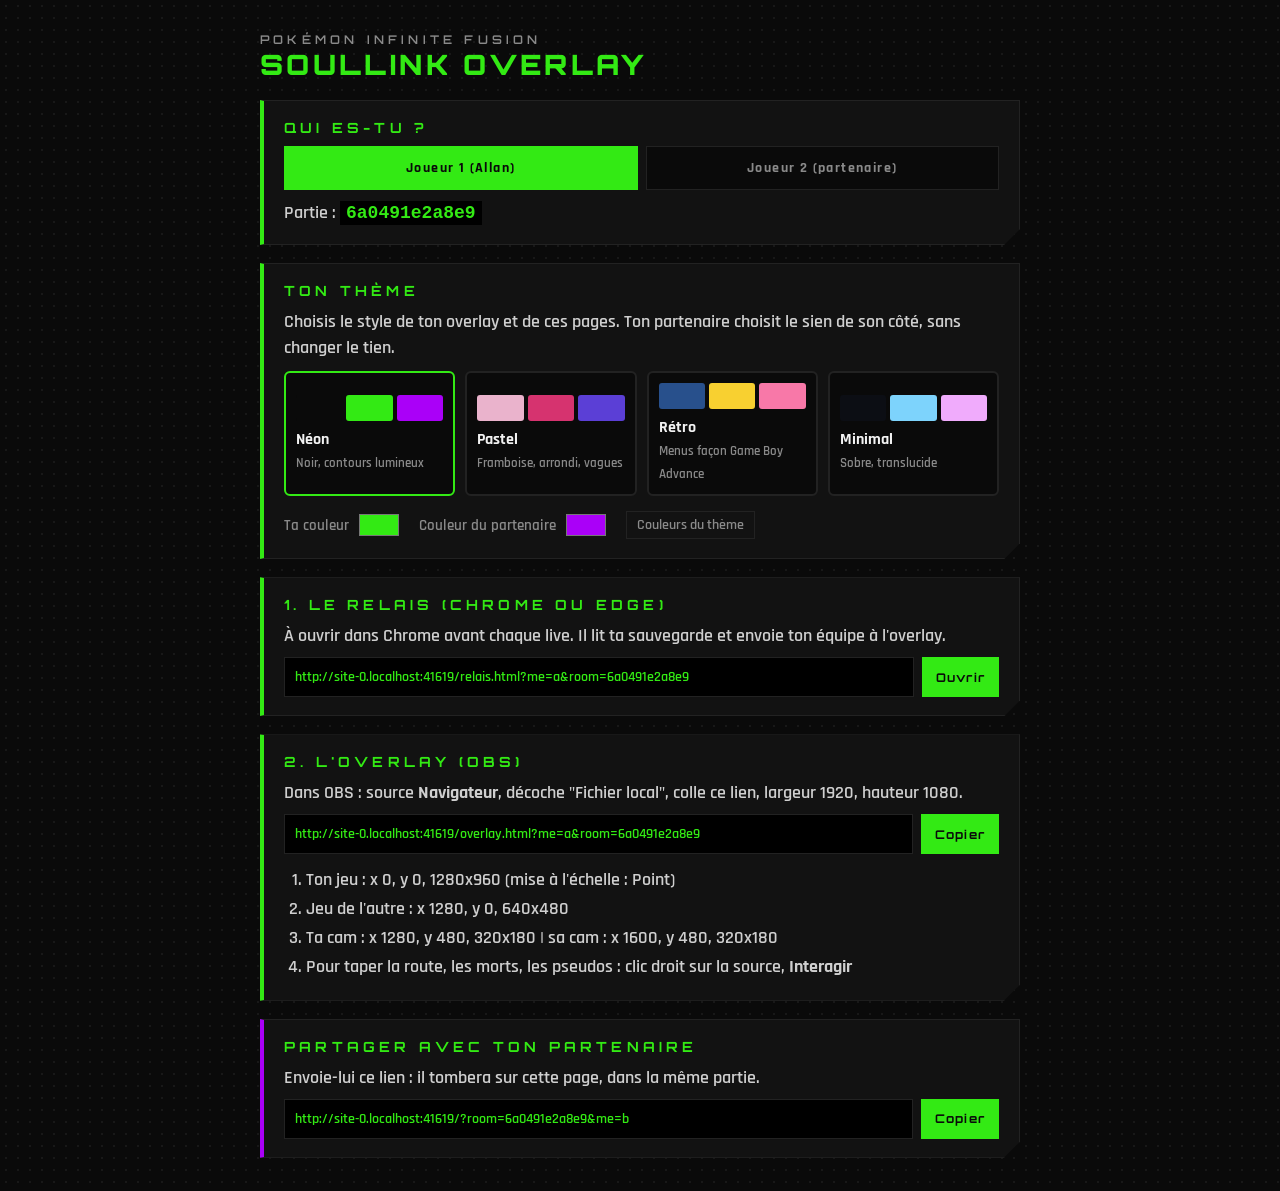
<file: index.html>
<!doctype html>
<html lang="fr">
<head>
<meta charset="utf-8">
<meta name="viewport" content="width=device-width, initial-scale=1">
<title>Soullink Overlay</title>
<link href="https://fonts.googleapis.com/css2?family=Orbitron:wght@500;700;900&family=Rajdhani:wght@500;600;700&family=Fredoka:wght@500;600&family=Pixelify+Sans:wght@500;700&family=Outfit:wght@500;600&display=swap" rel="stylesheet">
<script>
(function () {
  var q = new URLSearchParams(location.search), th = q.get("theme") || "neon", d = document.documentElement;
  if (["neon", "pastel", "retro", "minimal"].indexOf(th) < 0) th = "neon";
  d.setAttribute("data-theme", th);
  var hex = /^[0-9a-fA-F]{6}$/, c1 = q.get("c1"), c2 = q.get("c2");
  if (c1 && hex.test(c1)) d.style.setProperty("--green", "#" + c1);
  if (c2 && hex.test(c2)) d.style.setProperty("--purple", "#" + c2);
})();
</script>
<style>
:root{--green:#33ea14;--purple:#aa00f8;--bg:#0a0a0a;--card:#121212;--line:#222;--text:#f2f2f2;--muted:#8a8a8a}
*{box-sizing:border-box;margin:0;padding:0}
body{min-height:100vh;background:var(--bg) radial-gradient(rgba(255,255,255,.06) 1.2px,transparent 1.5px) 0 0/12px 12px;color:var(--text);font-family:"Rajdhani",sans-serif;font-weight:600;font-size:18px;padding:32px 16px}
main{max-width:760px;margin:0 auto;display:flex;flex-direction:column;gap:18px}
h1{font-family:"Orbitron",sans-serif;font-weight:900;font-size:28px;letter-spacing:.12em;color:var(--green);text-transform:uppercase}
h2{font-family:"Orbitron",sans-serif;font-size:14px;letter-spacing:.3em;color:var(--green);text-transform:uppercase;margin-bottom:10px}
.kicker{font-family:"Orbitron",sans-serif;font-size:12px;letter-spacing:.35em;color:var(--muted);text-transform:uppercase}
.card{background:var(--card);border:1px solid var(--line);border-left:4px solid var(--green);padding:18px 20px;clip-path:polygon(0 0,100% 0,100% calc(100% - 16px),calc(100% - 16px) 100%,0 100%)}
.card.p{border-left-color:var(--purple)}
p{color:#cfcfcf;line-height:1.45}
.seg{display:flex;gap:8px;margin:10px 0}
.seg button{flex:1;font-family:inherit;font-weight:700;font-size:14px;letter-spacing:.1em;padding:12px;background:var(--bg);color:var(--muted);border:1px solid var(--line);cursor:pointer}
.seg button.on{color:var(--bg);background:var(--green);border-color:var(--green)}
.link{display:flex;gap:8px;align-items:stretch;margin-top:8px}
.link input{flex:1;min-width:0;background:#000;border:1px solid var(--line);color:var(--green);font:inherit;font-size:14px;padding:10px}
.link button,.link a{font-family:"Orbitron",sans-serif;font-weight:700;font-size:12px;letter-spacing:.1em;padding:0 14px;display:flex;align-items:center;background:var(--green);color:var(--bg);border:0;cursor:pointer;text-decoration:none}
ol{padding-left:22px;color:#cfcfcf;line-height:1.6}
code{background:#000;padding:2px 6px;color:var(--green)}
.themes{display:grid;grid-template-columns:repeat(auto-fit,minmax(150px,1fr));gap:10px;margin-top:10px}
.th{cursor:pointer;border:2px solid var(--line);padding:10px;background:var(--bg);text-align:left;font:inherit;color:var(--text);border-radius:6px}
.th.on{border-color:var(--green)}
.th .sw{display:flex;gap:4px;margin-bottom:8px}.th .sw i{flex:1;height:26px;border-radius:3px}
.th b{display:block;font-size:16px;color:var(--text)}.th small{color:var(--muted);font-size:13px}
.colors{display:flex;gap:18px;flex-wrap:wrap;margin-top:14px;align-items:center}
.colors label{display:flex;gap:8px;align-items:center;color:var(--muted);font-size:15px}
.colors input{width:44px;height:30px;border:0;background:none;padding:0;cursor:pointer}
.colors button{font:inherit;font-size:14px;background:none;border:1px solid var(--line);color:var(--muted);padding:4px 10px;cursor:pointer}
</style>
<link rel="stylesheet" href="themes-site.css">
</head>
<body>
<main>
  <div>
    <div class="kicker">Pokémon Infinite Fusion</div>
    <h1>Soullink Overlay</h1>
  </div>

  <div class="card">
    <h2>Qui es-tu ?</h2>
    <div class="seg"><button data-me="a">Joueur 1 (Allan)</button><button data-me="b">Joueur 2 (partenaire)</button></div>
    <p>Partie : <code id="room"></code></p>
  </div>

  <div class="card">
    <h2>Ton thème</h2>
    <p>Choisis le style de ton overlay et de ces pages. Ton partenaire choisit le sien de son côté, sans changer le tien.</p>
    <div class="themes">
      <button class="th" data-th="neon"><div class="sw"><i style="background:#0a0a0a"></i><i style="background:#33ea14"></i><i style="background:#aa00f8"></i></div><b>Néon</b><small>Noir, contours lumineux</small></button>
      <button class="th" data-th="pastel"><div class="sw"><i style="background:#eab3cc"></i><i style="background:#d6336f"></i><i style="background:#5b3fd6"></i></div><b>Pastel</b><small>Framboise, arrondi, vagues</small></button>
      <button class="th" data-th="retro"><div class="sw"><i style="background:#28508c"></i><i style="background:#f8d030"></i><i style="background:#f878a8"></i></div><b>Rétro</b><small>Menus façon Game Boy Advance</small></button>
      <button class="th" data-th="minimal"><div class="sw"><i style="background:#0c0e14"></i><i style="background:#7dd3fc"></i><i style="background:#f0abfc"></i></div><b>Minimal</b><small>Sobre, translucide</small></button>
    </div>
    <div class="colors">
      <label>Ta couleur <input type="color" id="c1"></label>
      <label>Couleur du partenaire <input type="color" id="c2"></label>
      <button id="resetColors">Couleurs du thème</button>
    </div>
  </div>

  <div class="card">
    <h2>1. Le relais (Chrome ou Edge)</h2>
    <p>À ouvrir dans Chrome avant chaque live. Il lit ta sauvegarde et envoie ton équipe à l'overlay.</p>
    <div class="link"><input id="relais" readonly><a id="openRelais" target="_blank">Ouvrir</a></div>
  </div>

  <div class="card">
    <h2>2. L'overlay (OBS)</h2>
    <p>Dans OBS : source <b>Navigateur</b>, décoche "Fichier local", colle ce lien, largeur 1920, hauteur 1080.</p>
    <div class="link"><input id="overlay" readonly><button data-copy="overlay">Copier</button></div>
    <ol style="margin-top:12px">
      <li>Ton jeu : x 0, y 0, 1280x960 (mise à l'échelle : Point)</li>
      <li>Jeu de l'autre : x 1280, y 0, 640x480</li>
      <li>Ta cam : x 1280, y 480, 320x180 | sa cam : x 1600, y 480, 320x180</li>
      <li>Pour taper la route, les morts, les pseudos : clic droit sur la source, <b>Interagir</b></li>
    </ol>
  </div>

  <div class="card p">
    <h2>Partager avec ton partenaire</h2>
    <p>Envoie-lui ce lien : il tombera sur cette page, dans la même partie.</p>
    <div class="link"><input id="share" readonly><button data-copy="share">Copier</button></div>
  </div>
</main>
<script>
var Q = new URLSearchParams(location.search);
var ROOM = Q.get("room");
if (!ROOM) { ROOM = Math.random().toString(16).slice(2, 14); history.replaceState(null, "", "?room=" + ROOM); }
var ME = Q.get("me") === "b" ? "b" : "a";
var DEF = { neon: ["33ea14", "aa00f8"], pastel: ["d6336f", "5b3fd6"], retro: ["f8d030", "f878a8"], minimal: ["7dd3fc", "f0abfc"] };
var pref = {}; try { pref = JSON.parse(localStorage.getItem("soullink-theme") || "{}"); } catch (e) {}
var THEME = Q.get("theme") || pref.theme || "neon"; if (!DEF[THEME]) THEME = "neon";
var C1 = Q.get("c1") || pref.c1 || "", C2 = Q.get("c2") || pref.c2 || "";
var base = location.href.split("?")[0].replace(/index\.html$/, "");
function applyTheme() {
  var d = document.documentElement;
  d.setAttribute("data-theme", THEME);
  d.style.removeProperty("--green"); d.style.removeProperty("--purple");
  if (C1) d.style.setProperty("--green", "#" + C1);
  if (C2) d.style.setProperty("--purple", "#" + C2);
  document.getElementById("c1").value = "#" + (C1 || DEF[THEME][0]);
  document.getElementById("c2").value = "#" + (C2 || DEF[THEME][1]);
  document.querySelectorAll(".th").forEach(function (b) { b.classList.toggle("on", b.dataset.th === THEME); });
  try { localStorage.setItem("soullink-theme", JSON.stringify({ theme: THEME, c1: C1, c2: C2 })); } catch (e) {}
}
function refresh() {
  applyTheme();
  document.getElementById("room").textContent = ROOM;
  var look = (THEME !== "neon" ? "&theme=" + THEME : "") + (C1 ? "&c1=" + C1 : "") + (C2 ? "&c2=" + C2 : "");
  var q = "?me=" + ME + "&room=" + ROOM + look;
  document.getElementById("relais").value = base + "relais.html" + q;
  document.getElementById("openRelais").href = base + "relais.html" + q;
  document.getElementById("overlay").value = base + "overlay.html" + q;
  document.getElementById("share").value = base + "?room=" + ROOM + "&me=" + (ME === "a" ? "b" : "a");
  document.querySelectorAll("[data-me]").forEach(function (b) { b.classList.toggle("on", b.dataset.me === ME); });
  history.replaceState(null, "", "?room=" + ROOM + "&me=" + ME + look);
}
document.querySelectorAll(".th").forEach(function (b) { b.onclick = function () { THEME = b.dataset.th; C1 = ""; C2 = ""; refresh(); }; });
document.getElementById("c1").oninput = function (e) { C1 = e.target.value.slice(1); refresh(); };
document.getElementById("c2").oninput = function (e) { C2 = e.target.value.slice(1); refresh(); };
document.getElementById("resetColors").onclick = function () { C1 = ""; C2 = ""; refresh(); };
document.querySelectorAll("[data-me]").forEach(function (b) { b.onclick = function () { ME = b.dataset.me; refresh(); }; });
document.querySelectorAll("[data-copy]").forEach(function (b) {
  b.onclick = function () {
    var i = document.getElementById(b.dataset.copy); i.select();
    (navigator.clipboard ? navigator.clipboard.writeText(i.value) : Promise.reject()).catch(function () { document.execCommand("copy"); });
    b.textContent = "Copié"; setTimeout(function () { b.textContent = "Copier"; }, 1500);
  };
});
refresh();
</script>
</body>
</html>
</file>
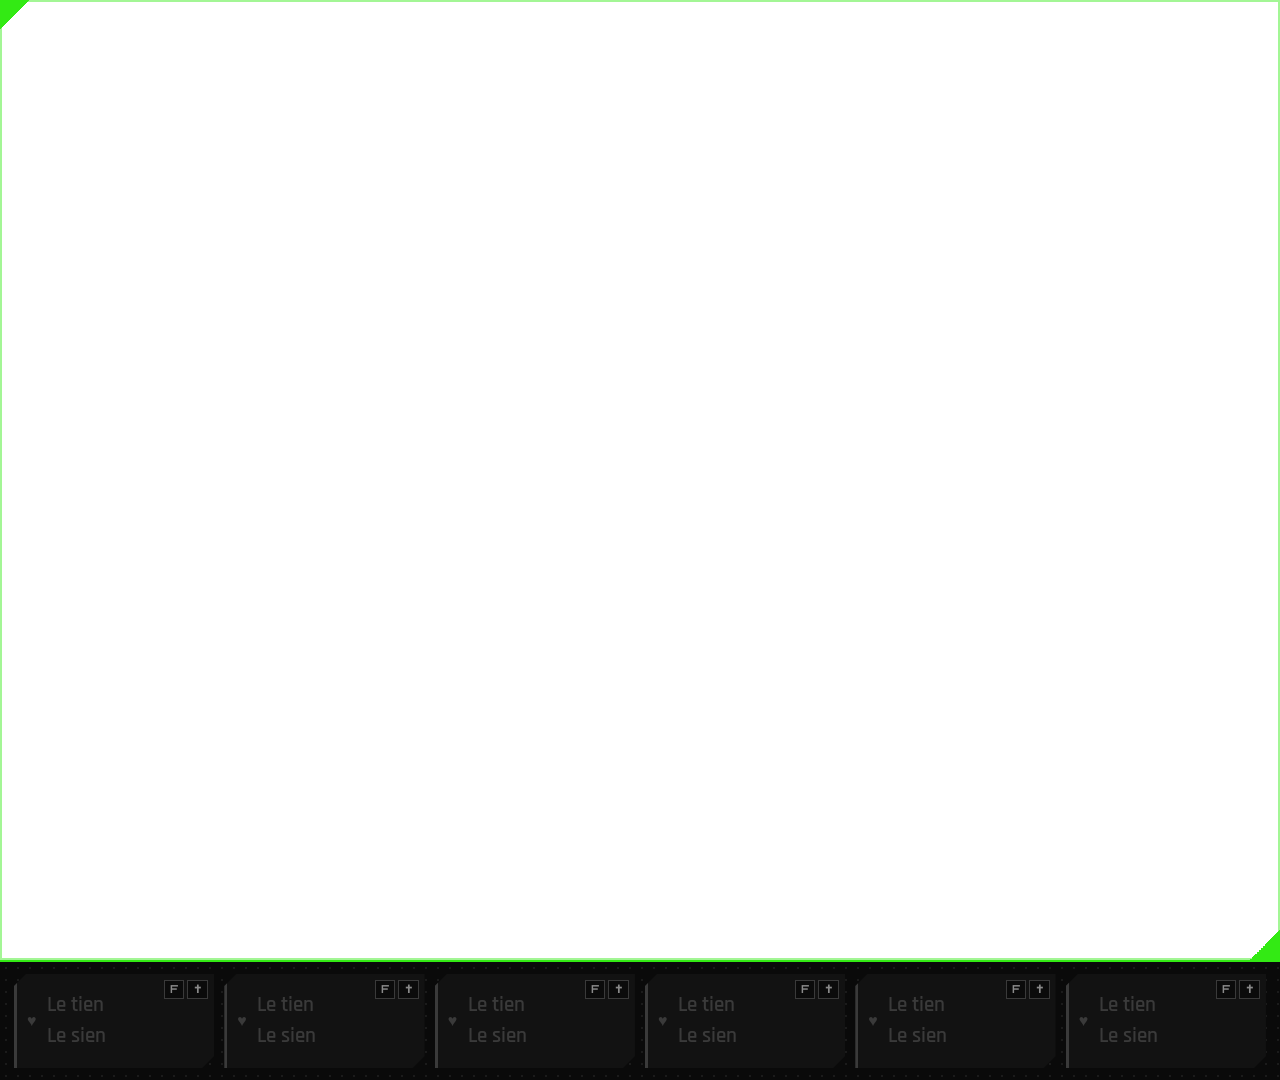
<file: overlay.html>
<!doctype html>
<html lang="fr">
<head>
<meta charset="utf-8">
<title>Overlay Soullink</title>
<link href="https://fonts.googleapis.com/css2?family=Orbitron:wght@500;700;900&family=Rajdhani:wght@500;600;700&family=Fredoka:wght@500;600&family=Pixelify+Sans:wght@500;700&family=Outfit:wght@500;600&display=swap" rel="stylesheet">
<script>
/* Thème et couleurs perso, lus dans l'adresse avant l'affichage */
(function () {
  var q = new URLSearchParams(location.search), th = q.get("theme") || "neon", d = document.documentElement;
  if (["neon", "pastel", "retro", "minimal"].indexOf(th) < 0) th = "neon";
  d.setAttribute("data-theme", th);
  var hex = /^[0-9a-fA-F]{6}$/, c1 = q.get("c1"), c2 = q.get("c2");
  if (c1 && hex.test(c1)) d.style.setProperty("--green", "#" + c1);
  if (c2 && hex.test(c2)) d.style.setProperty("--purple", "#" + c2);
})();
</script>
<style>
:root{
  --green: #33ea14;
  --green-dim: rgba(51,234,20,.45);
  --purple: #aa00f8;
  --bg: #0a0a0a;
  --card: #121212;
  --text: #f2f2f2;
  --muted: #8a8a8a;
  --dead: #3a3a3a;
  --title: "Ethnocentric Rg","Ethnocentric","Orbitron",sans-serif;
}
*{box-sizing:border-box;margin:0;padding:0}
html,body{width:1920px;height:1080px;overflow:hidden;background:transparent;font-family:"Rajdhani",sans-serif;font-weight:600;color:var(--text)}
.zone{position:absolute}
.dots{background-color:var(--bg);background-image:radial-gradient(rgba(255,255,255,.07) 1.2px,transparent 1.4px);background-size:12px 12px}
.frame{border:2px solid var(--green-dim)}
.frame::before,.frame::after,.panel::before,.panel::after{content:"";position:absolute;width:30px;height:30px;pointer-events:none}
.frame::before,.frame::after,.panel::before,.panel::after{animation:cornerPulse 3.2s ease-in-out infinite}
.frame::after,.panel::after{animation-delay:-1.6s}
@keyframes cornerPulse{0%,100%{filter:none}50%{filter:drop-shadow(0 0 7px var(--green)) brightness(1.25)}}
.dots{animation:dotsDrift 40s linear infinite}
@keyframes dotsDrift{to{background-position:120px 60px}}
html[data-motion=low] *,html[data-motion=low] *::before,html[data-motion=low] *::after{animation:none!important}
.frame::before,.panel::before{left:-2px;top:-2px;background:linear-gradient(135deg,var(--green) 0 50%,transparent 50%)}
.frame::after,.panel::after{right:-2px;bottom:-2px;background:linear-gradient(315deg,var(--green) 0 50%,transparent 50%)}
.tag{position:absolute;left:14px;bottom:10px;background:#0b0b0b;padding:4px 26px 4px 14px;clip-path:polygon(0 0,100% 0,calc(100% - 16px) 100%,0 100%);border-left:4px solid var(--green);font-family:var(--title);font-size:22px;text-transform:uppercase;letter-spacing:1px;color:#0b0b0b;-webkit-text-stroke:1.5px var(--green);display:flex;align-items:center;gap:8px}
.tag{--c:var(--green)}
.tag.p{--c:var(--purple)}
.tag{border-left-color:var(--c);-webkit-text-stroke-color:var(--c)}
.tag small{font-family:"Rajdhani",sans-serif;-webkit-text-stroke:0;color:var(--muted);font-size:17px;text-transform:none;letter-spacing:0}
input{font:inherit;color:inherit;background:transparent;border:none;outline:none;border-bottom:2px solid transparent;min-width:0}
input:focus{border-bottom-color:var(--green)}
input::placeholder{color:var(--dead);-webkit-text-stroke:0}
.tag input{width:9.5em;min-width:4em;max-width:30em;font-family:inherit;text-transform:uppercase;-webkit-text-stroke:inherit;color:#0b0b0b}
#sync{font-family:"Orbitron",sans-serif;font-size:11px;letter-spacing:2px;color:var(--dead);-webkit-text-stroke:0;margin-left:10px}
#sync.on{color:var(--green)}
#save{font-family:"Orbitron",sans-serif;font-size:11px;letter-spacing:2px;color:var(--dead);-webkit-text-stroke:0;margin-left:10px}
#save.on{color:var(--green)}
button{font-family:"Orbitron",sans-serif;font-weight:700;color:var(--muted);background:#0b0b0b;border:1px solid var(--dead);cursor:pointer;line-height:1}
button:hover{color:var(--green);border-color:var(--green)}
#bar{left:0;top:960px;width:1280px;height:120px;border-top:2px solid var(--green);display:grid;grid-template-columns:repeat(6,1fr);gap:10px;padding:12px 14px}
.pair{position:relative;background:var(--card);clip-path:polygon(12px 0,100% 0,100% calc(100% - 12px),calc(100% - 12px) 100%,0 100%,0 12px);padding:8px 10px 8px 30px;display:flex;flex-direction:column;justify-content:center;gap:2px;border-left:3px solid var(--dead)}
.pair.on{border-left-color:var(--green)}
.pair.fused{animation:fusedGlow 2.4s ease-in-out infinite;border-left-color:var(--purple);background:linear-gradient(90deg,rgba(170,0,248,.18),var(--card) 70%)}
.pair .heart{position:absolute;left:10px;top:50%;transform:translateY(-50%);font-size:16px;color:var(--dead)}
.pair.on .heart{color:var(--green)}
.pair.fused .heart{color:var(--purple)}
.pair input{font-size:21px;width:100%}
.pair input.p1{padding-right:50px;color:var(--text)}
.pair input.p2{color:#c58cff}
.pair input.auto{pointer-events:none}
.pair .hp{position:absolute;left:30px;right:10px;height:2px;background:#1e1e1e}
.pair .hp i{display:block;height:100%;background:var(--green);transition:width .4s}
.pair .hp.h1{top:40px}.pair .hp.h2{bottom:8px}
.pair .hp i.mid{background:#ffc21a}.pair .hp i.low{background:#ff3b3b}
.pair input.ko{color:#ff5a5a!important;text-decoration:line-through}
.pair .ctl{position:absolute;right:6px;top:6px;display:flex;gap:3px}
.pair .ctl button{font-size:11px;padding:3px 5px}
.pair.fused .ctl .f{color:var(--purple);border-color:var(--purple)}
#grave{left:1280px;top:660px;width:640px;height:420px;border:2px solid var(--green-dim);padding:18px 22px;display:flex;flex-direction:column;gap:10px}
#grave h2{font-family:var(--title);font-weight:400;font-size:30px;letter-spacing:2px;text-transform:uppercase;color:#0b0b0b;-webkit-text-stroke:1.5px var(--green);display:flex;justify-content:space-between;align-items:baseline}
#grave h2 span{font-family:"Orbitron",sans-serif;font-size:14px;-webkit-text-stroke:0;color:var(--green);letter-spacing:3px}
.stats{display:flex;gap:22px;font-size:22px;align-items:center}
.stats b{font-family:"Orbitron",sans-serif;color:var(--green);font-weight:700}
.stats button{font-size:13px;padding:2px 7px}
#nCap.over{color:#ff4d4d;animation:capWarn 1s ease-in-out infinite}
@keyframes capWarn{50%{opacity:.35}}
#capsRow[hidden]{display:none}
.route{font-size:20px;color:var(--muted);display:flex;gap:8px;border-bottom:1px solid #1e1e1e;padding-bottom:8px}
.route input{flex:1;color:var(--text)}
#list{list-style:none;display:flex;flex-direction:column;gap:6px;overflow:hidden;flex:1}
#list li{display:flex;justify-content:space-between;font-size:20px;background:var(--card);border-left:3px solid var(--dead);padding:4px 12px;cursor:pointer;color:#bdbdbd;text-decoration:line-through;text-decoration-color:rgba(255,255,255,.25)}
@keyframes fusedGlow{0%,100%{box-shadow:inset 0 0 0 transparent}50%{box-shadow:inset 0 0 18px rgba(170,0,248,.35)}}
#list li:first-child.fresh{animation:deadIn .9s cubic-bezier(.2,.9,.25,1.1) both}
@keyframes deadIn{0%{transform:translateX(-110%);background:#3a0d0d}60%{background:#3a0d0d}100%{transform:none}}
#list li span:last-child{color:var(--muted);text-decoration:none;font-size:17px}
#list li:hover{border-left-color:var(--green)}
#list li.empty{color:var(--dead);background:none;border:none;text-decoration:none;cursor:default}
</style>
<link rel="stylesheet" href="themes.css">
</head>
<body>
<div class="zone frame" style="left:0;top:0;width:1280px;height:960px"></div>
<div class="zone frame" style="left:1280px;top:0;width:640px;height:480px">
  <div class="tag p"><small>Jeu de</small><input spellcheck="false" autocomplete="off" class="nm" data-who="other" placeholder="Partenaire"></div>
</div>
<div class="zone frame" style="left:1280px;top:480px;width:320px;height:180px"><div class="tag"><input spellcheck="false" autocomplete="off" class="nm" data-who="me" placeholder="Toi"></div></div>
<div class="zone frame" style="left:1600px;top:480px;width:320px;height:180px"><div class="tag p"><input spellcheck="false" autocomplete="off" class="nm" data-who="other" placeholder="Partenaire"></div></div>

<div class="zone dots" id="bar"></div>

<div class="zone dots panel" id="grave">
  <h2>Cimetière <span>SOULLINK<i id="save">ÉQUIPE MANUELLE</i><i id="sync">HORS LIGNE</i></span></h2>
  <div class="stats">
    <span>Morts <b id="nDead">0</b></span>
    <span>Badges <b id="nBadges">0</b><b style="color:var(--muted)">/8</b> <button data-b="-1">-</button> <button data-b="1">+</button></span>
    <span title="Level cap">Cap <b id="nCap">-</b> <button id="capEdit">&#9998;</button></span>
  </div>
  <div class="route" id="capsRow" hidden>Caps <input spellcheck="false" id="caps" placeholder="12, 22, 26, 35, 38, 45, 51, 54, 58"></div>
  <div class="route">Route <input spellcheck="false" id="route" placeholder="Route 1"></div>
  <ul id="list"></ul>
</div>

<script>
/* =====================================================================
   Tracker soullink partagé entre deux OBS.
   - ME : "a" pour Allan, "b" pour le partenaire (ou ?me=a / ?me=b dans l'URL)
   - ROOM : identifiant secret commun aux deux fichiers
   Synchronisation via ntfy.sh (gratuit, sans compte). Chaque OBS garde aussi
   une copie locale : si la connexion tombe, le tracker continue de marcher
   et se resynchronise tout seul au retour.
   ===================================================================== */
var Q = new URLSearchParams(location.search);
var ME = Q.get("me") === "b" ? "b" : "a";
var ROOM = Q.get("room") || "demo";
var OTHER = ME === "a" ? "b" : "a";
var SRV = Q.get("srv") || "https://ntfy.sh";
var TOPIC = SRV + "/soullink-" + ROOM;
var KEY = "soullink-shared-" + ROOM;
var CID = Math.random().toString(36).slice(2, 10);

var data = { nameA: "", nameB: "", route: "", badges: 0, pairs: [], dead: [] }, ts = {};
for (var i = 0; i < 6; i++) data.pairs.push({ a: "", b: "", f: false });
try {
  var raw = JSON.parse(localStorage.getItem(KEY) || "null");
  if (raw) { data = raw.data; ts = raw.ts || {}; }
  else if (ME === "a") {                       // reprise de l'ancien tracker (non partagé)
    var old = JSON.parse(localStorage.getItem("soullink-if-v1") || "null");
    if (old) {
      var now0 = Date.now() - 60000;
      data.route = old.route || ""; data.badges = old.badges || 0; data.dead = old.dead || [];
      (old.pairs || []).forEach(function (q, i) { if (i < 6) data.pairs[i] = { a: q.a || "", b: q.b || "", f: !!q.f }; });
      ["route", "badges", "dead"].forEach(function (p) { ts[p] = now0; });
      for (var j = 0; j < 6; j++) ["a", "b", "f"].forEach(function (f) { ts["pairs." + j + "." + f] = now0; });
    }
  }
} catch (e) {}
function save() { try { localStorage.setItem(KEY, JSON.stringify({ data: data, ts: ts })); } catch (e) {} }

function getP(path) { return path.split(".").reduce(function (o, k) { return o == null ? undefined : o[k]; }, data); }
function setP(path, v) {
  var ks = path.split("."), o = data;
  for (var j = 0; j < ks.length - 1; j++) o = o[ks[j]];
  o[ks[ks.length - 1]] = v;
}

/* ---------- Envoi ---------- */
var online = false, timers = {};
function publish(msg) {
  msg.c = CID;
  fetch(TOPIC, { method: "POST", body: JSON.stringify(msg) }).catch(function () {});
}
function change(path, value, debounce) {
  setP(path, value); ts[path] = Date.now(); save();
  clearTimeout(timers[path]);
  var send = function () { publish({ k: "set", p: path, v: getP(path), t: ts[path] }); };
  if (debounce) timers[path] = setTimeout(send, 700); else send();
}
function snapshot() { publish({ k: "snap", d: data, ts: ts }); }

/* ---------- Réception ---------- */
function receive(m) {
  if (!m || !m.k) return;
  var changed = false;
  if (m.k === "set" && m.t > (ts[m.p] || 0)) { setP(m.p, m.v); ts[m.p] = m.t; changed = true; }
  if (m.k === "snap" && m.ts) {
    Object.keys(m.ts).forEach(function (p) {
      if (m.ts[p] > (ts[p] || 0)) {
        var v = p.split(".").reduce(function (o, k) { return o == null ? undefined : o[k]; }, m.d);
        if (v !== undefined) { setP(p, v); ts[p] = m.ts[p]; changed = true; }
      }
    });
  }
  if (changed) { save(); render(); }
}
function parseLine(line) {
  try { var ev = JSON.parse(line); if (ev.event === "message" && ev.message) receive(JSON.parse(ev.message)); } catch (e) {}
}
function setOnline(v) {
  online = v;
  var s = document.getElementById("sync");
  s.textContent = v ? "SYNCHRO" : "HORS LIGNE"; s.classList.toggle("on", v);
}
function connect() {
  fetch(TOPIC + "/json?poll=1&since=12h").then(function (r) { return r.text(); }).then(function (txt) {
    txt.split("\n").forEach(parseLine);
    snapshot();                                   // partage ce qu'on a de plus récent
    var es = new EventSource(TOPIC + "/sse");
    es.onopen = function () { setOnline(true); };
    es.onmessage = function (e) { parseLine(e.data); };
    es.onerror = function () { setOnline(false); };
  }).catch(function () { setOnline(false); setTimeout(connect, 10000); });
}
setInterval(function () { if (online) snapshot(); }, 10 * 60 * 1000);

/* ---------- Affichage ---------- */
var bar = document.getElementById("bar"), cards = [];
for (var k = 0; k < 6; k++) (function (i) {
  var d = document.createElement("div");
  d.className = "pair";
  d.innerHTML = '<span class="heart">&#9829;</span>' +
    '<div class="ctl"><button class="f" title="Fusion">F</button><button class="k" title="Mort de la paire">&#10013;</button></div>' +
    '<input class="p1" placeholder="Le tien"><input class="p2" placeholder="Le sien">' +
    '<div class="hp h1"><i></i></div><div class="hp h2"><i></i></div>';
  var mine = d.querySelector(".p1"), theirs = d.querySelector(".p2");
  mine.oninput = function () { change("pairs." + i + "." + ME, mine.value, true); paint(i); };
  theirs.oninput = function () { change("pairs." + i + "." + OTHER, theirs.value, true); paint(i); };
  d.querySelector(".f").onclick = function () { change("pairs." + i + ".f", !data.pairs[i].f); render(); };
  d.querySelector(".k").onclick = function () {
    var nm = mine.value, nt = theirs.value; if (!nm && !nt) return;
    var entry = ME === "a" ? { a: nm || "?", b: nt || "?" } : { a: nt || "?", b: nm || "?" };
    entry.r = data.route || "";
    var dead = [entry].concat(data.dead).slice(0, 40);
    change("dead", dead);
    change("pairs." + i + ".a", ""); change("pairs." + i + ".b", ""); change("pairs." + i + ".f", false);
    render();
  };
  bar.appendChild(d);
  cards.push({ el: d, mine: mine, theirs: theirs, hp1: d.querySelector('.h1 i'), hp2: d.querySelector('.h2 i') });
})(k);

function setVal(input, v) { if (document.activeElement !== input && input.value !== v) input.value = v; if (input.classList.contains("nm")) fitName(input); }
/* Les pseudos prennent la largeur de leur texte (sinon les noms longs sont coupés) */
var measurer = document.createElement("span");
measurer.style.cssText = "position:absolute;visibility:hidden;white-space:pre;left:-9999px;top:0";
document.body.appendChild(measurer);
if (document.fonts && document.fonts.ready) document.fonts.ready.then(function () { document.querySelectorAll(".nm").forEach(fitName); });
function fitName(input) {
  var cs = getComputedStyle(input);
  measurer.style.font = cs.font; measurer.style.letterSpacing = cs.letterSpacing; measurer.style.textTransform = cs.textTransform;
  measurer.textContent = input.value || input.placeholder || "";
  input.style.width = Math.ceil(measurer.getBoundingClientRect().width + parseFloat(cs.fontSize) * 0.35) + "px";
}
function showSlot(input, hp, party, i, manual) {
  var auto = Array.isArray(party), mon = auto ? party[i] : null;
  input.classList.toggle("auto", auto);
  input.readOnly = auto;
  hp.parentNode.style.display = mon ? "" : "none";
  if (!auto) { input.classList.remove("ko"); setVal(input, manual); return; }
  input.value = mon ? mon.n : "";
  input.classList.toggle("ko", !!mon && mon.hp === 0);
  if (mon) {
    var r = mon.thp ? mon.hp / mon.thp : 0;
    hp.style.width = Math.round(r * 100) + "%";
    hp.className = r > .5 ? "" : r > .2 ? "mid" : "low";
  }
}
function paint(i) {
  var p = data.pairs[i], c = cards[i];
  c.el.classList.toggle("on", !!(p.a || p.b || c.mine.value || c.theirs.value));
  c.el.classList.toggle("fused", !!p.f);
}
var lastDead = null;
/* Level cap : un niveau max par nombre de badges (0 badge = 1re valeur). Modifiable avec le crayon, partagé entre les deux overlays. */
var DEFAULT_CAPS = "12, 22, 26, 35, 38, 45, 51, 54, 58";
function capList() { return String(data.caps || DEFAULT_CAPS).split(/[,; ]+/).map(Number).filter(function (n) { return n > 0; }); }
function renderCap(pm, po) {
  var list = capList(), el = document.getElementById("nCap");
  if (!list.length) { el.textContent = "-"; el.classList.remove("over"); return; }
  var cap = list[Math.min(data.badges || 0, list.length - 1)];
  el.textContent = cap;
  var top = 0;
  [pm, po].forEach(function (pt) { if (Array.isArray(pt)) pt.forEach(function (m) { if (m && m.lv > top) top = m.lv; }); });
  el.classList.toggle("over", top > cap);
  el.title = top > cap ? "Un Pokémon dépasse le cap (N." + top + ")" : "";
  setVal(document.getElementById("caps"), data.caps || "");
}
function render() {
  var pm = data.party && data.party[ME], po = data.party && data.party[OTHER];
  var sv = document.getElementById("save"); sv.textContent = Array.isArray(pm) ? "ÉQUIPE AUTO" : "ÉQUIPE MANUELLE"; sv.classList.toggle("on", Array.isArray(pm));
  cards.forEach(function (c, i) {
    var p = data.pairs[i];
    showSlot(c.mine, c.hp1, pm, i, p[ME] || "");
    showSlot(c.theirs, c.hp2, po, i, p[OTHER] || "");
    paint(i);
  });
  document.querySelectorAll(".nm").forEach(function (n) {
    var key = n.dataset.who === "me" ? (ME === "a" ? "nameA" : "nameB") : (ME === "a" ? "nameB" : "nameA");
    setVal(n, data[key] || "");
  });
  setVal(document.getElementById("route"), data.route || "");
  document.getElementById("nBadges").textContent = data.badges;
  renderCap(pm, po);
  var fresh = lastDead !== null && data.dead.length > lastDead; lastDead = data.dead.length;
  document.getElementById("nDead").textContent = data.dead.length;
  var ul = document.getElementById("list"); ul.innerHTML = "";
  if (!data.dead.length) { ul.innerHTML = '<li class="empty">Aucune perte pour l\'instant</li>'; return; }
  data.dead.slice(0, 7).forEach(function (x, i) {
    var li = document.createElement("li");
    li.title = "Double-clic pour annuler";
    li.innerHTML = "<span></span><span></span>";
    var mineN = ME === "a" ? x.a : x.b, theirN = ME === "a" ? x.b : x.a;
    li.firstChild.textContent = mineN + "  &  " + theirN;
    li.lastChild.textContent = x.r;
    li.ondblclick = function () { change("dead", data.dead.filter(function (_, j) { return j !== i; })); render(); };
    if (fresh && i === 0) li.classList.add("fresh");
    ul.appendChild(li);
  });
}
document.querySelectorAll(".nm").forEach(function (n) {
  n.oninput = function () {
    var key = n.dataset.who === "me" ? (ME === "a" ? "nameA" : "nameB") : (ME === "a" ? "nameB" : "nameA");
    change(key, n.value, true);
    fitName(n);
    document.querySelectorAll(".nm").forEach(function (o) { if (o !== n && o.dataset.who === n.dataset.who) o.value = n.value; });
  };
});
document.getElementById("capEdit").onclick = function () { var r = document.getElementById("capsRow"); r.hidden = !r.hidden; if (!r.hidden) document.getElementById("caps").focus(); };
document.getElementById("caps").oninput = function (e) { change("caps", e.target.value, true); render(); };
var route = document.getElementById("route");
route.oninput = function () { change("route", route.value, true); };
document.querySelectorAll("[data-b]").forEach(function (btn) {
  btn.onclick = function () { change("badges", Math.max(0, Math.min(8, data.badges + Number(btn.dataset.b)))); render(); };
});
if (!data.party) data.party = {};

render(); connect();
</script>
</body>
</html>
</file>
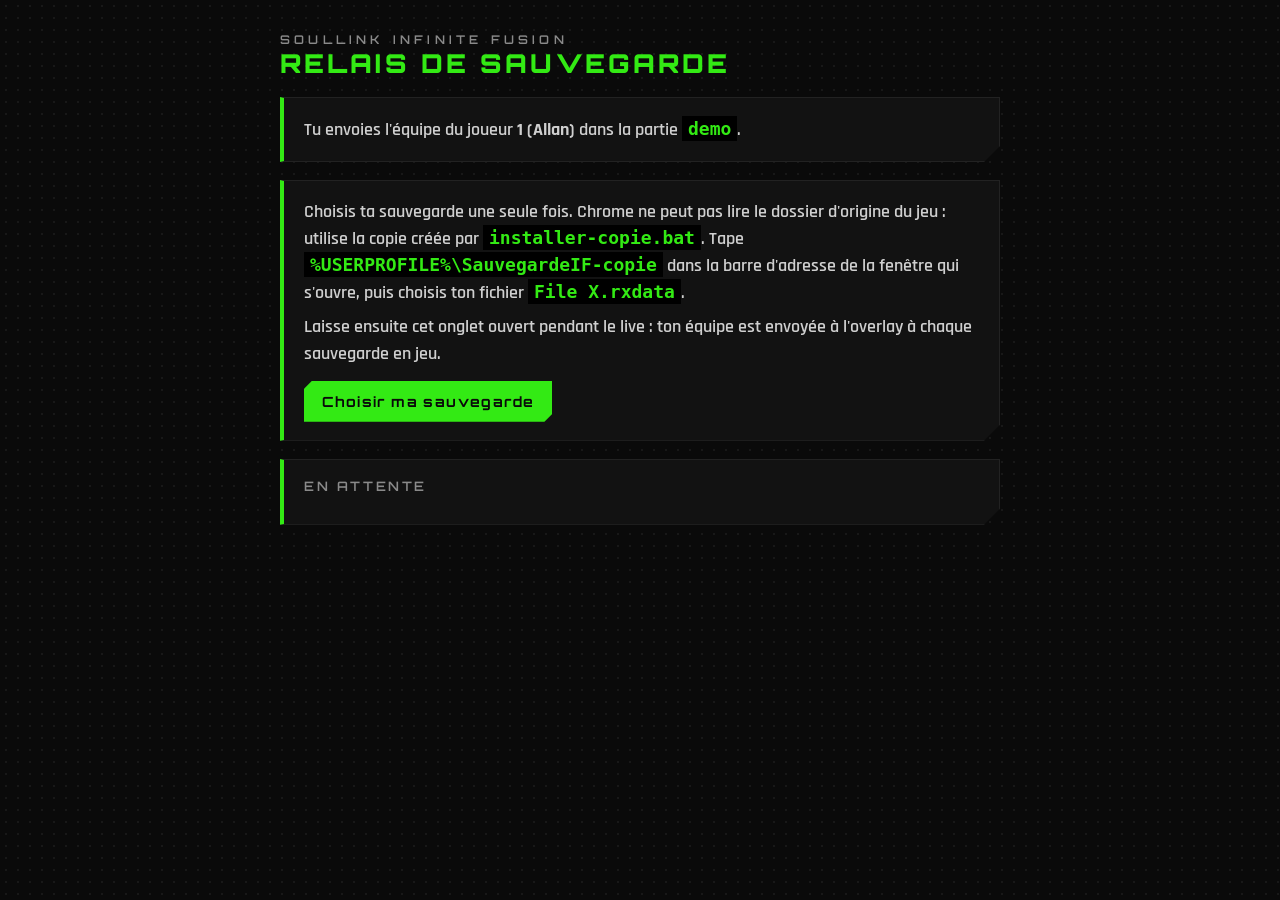
<file: relais.html>
<!doctype html>
<html lang="fr">
<head>
<meta charset="utf-8">
<meta name="viewport" content="width=device-width, initial-scale=1">
<title>Relais soullink</title>
<link href="https://fonts.googleapis.com/css2?family=Orbitron:wght@500;700;900&family=Rajdhani:wght@500;600;700&family=Fredoka:wght@500;600&family=Pixelify+Sans:wght@500;700&family=Outfit:wght@500;600&display=swap" rel="stylesheet">
<script>
(function () {
  var q = new URLSearchParams(location.search), th = q.get("theme") || "neon", d = document.documentElement;
  if (["neon", "pastel", "retro", "minimal"].indexOf(th) < 0) th = "neon";
  d.setAttribute("data-theme", th);
  var hex = /^[0-9a-fA-F]{6}$/, c1 = q.get("c1"), c2 = q.get("c2");
  if (c1 && hex.test(c1)) d.style.setProperty("--green", "#" + c1);
  if (c2 && hex.test(c2)) d.style.setProperty("--purple", "#" + c2);
})();
</script>
<style>
:root{--green:#33ea14;--purple:#aa00f8;--bg:#0a0a0a;--card:#121212;--line:#222;--text:#f2f2f2;--muted:#8a8a8a;--red:#ff4d4d}
*{box-sizing:border-box;margin:0;padding:0}
body{min-height:100vh;background:var(--bg) radial-gradient(rgba(255,255,255,.06) 1.2px,transparent 1.5px) 0 0/12px 12px;color:var(--text);font-family:"Rajdhani",sans-serif;font-weight:600;font-size:18px;padding:32px 16px}
main{max-width:720px;margin:0 auto;display:flex;flex-direction:column;gap:18px}
h1{font-family:"Orbitron",sans-serif;font-weight:900;font-size:26px;letter-spacing:.12em;color:var(--green);text-transform:uppercase}
.kicker{font-family:"Orbitron",sans-serif;font-size:12px;letter-spacing:.35em;color:var(--muted);text-transform:uppercase}
.card{background:var(--card);border:1px solid var(--line);border-left:4px solid var(--green);padding:18px 20px;clip-path:polygon(0 0,100% 0,100% calc(100% - 16px),calc(100% - 16px) 100%,0 100%)}
.card.warn{border-left-color:var(--red)}
p{color:#cfcfcf;line-height:1.45}
button{font-family:"Orbitron",sans-serif;font-weight:700;font-size:14px;letter-spacing:.1em;color:var(--bg);background:var(--green);border:0;padding:12px 18px;cursor:pointer;clip-path:polygon(8px 0,100% 0,100% calc(100% - 8px),calc(100% - 8px) 100%,0 100%,0 8px)}
button.ghost{background:transparent;color:var(--green);outline:1px solid var(--green);outline-offset:-1px}
.row{display:flex;gap:10px;flex-wrap:wrap;align-items:center}
#state{font-family:"Orbitron",sans-serif;font-size:13px;letter-spacing:.2em}
#state.ok{color:var(--green)} #state.ko{color:var(--red)} #state.wait{color:var(--muted)}
ol{list-style:none;display:grid;gap:8px}
li{display:grid;grid-template-columns:1fr auto;gap:4px 12px;background:#0d0d0d;border-left:3px solid var(--green);padding:8px 12px}
li.ko{border-left-color:var(--red);color:var(--red);text-decoration:line-through}
li small{color:var(--muted)}
.hp{grid-column:1/-1;height:3px;background:#222}.hp i{display:block;height:100%;background:var(--green)}
.hp i.mid{background:#ffc21a}.hp i.low{background:var(--red)}
code{background:#000;padding:2px 6px;color:var(--green)}
</style>
<link rel="stylesheet" href="themes-site.css">
</head>
<body>
<main>
  <div>
    <div class="kicker">Soullink Infinite Fusion</div>
    <h1>Relais de sauvegarde</h1>
  </div>

  <div class="card" id="who"></div>

  <div class="card warn" id="nosupport" hidden>
    <p>Ce navigateur ne permet pas de suivre un fichier. Ouvre cette page dans <b>Google Chrome</b> ou <b>Microsoft Edge</b> sur ton PC.</p>
  </div>

  <div class="card" id="setup">
    <p>Choisis ta sauvegarde une seule fois. Chrome ne peut pas lire le dossier d'origine du jeu : utilise la copie créée par <code>installer-copie.bat</code>. Tape <code>%USERPROFILE%\SauvegardeIF-copie</code> dans la barre d'adresse de la fenêtre qui s'ouvre, puis choisis ton fichier <code>File X.rxdata</code>.</p>
    <p style="margin-top:8px">Laisse ensuite cet onglet ouvert pendant le live : ton équipe est envoyée à l'overlay à chaque sauvegarde en jeu.</p>
    <div class="row" style="margin-top:14px">
      <button id="pick">Choisir ma sauvegarde</button>
      <button id="resume" class="ghost" hidden>Reprendre le suivi</button>
    </div>
  </div>

  <div class="card">
    <div class="row" style="justify-content:space-between">
      <span id="state" class="wait">EN ATTENTE</span>
      <small id="when" style="color:var(--muted)"></small>
    </div>
    <ol id="team" style="margin-top:12px"></ol>
  </div>
</main>

<script src="marshal.js"></script>
<script>
var Q = new URLSearchParams(location.search);
var ME = Q.get("me") === "b" ? "b" : "a";
var ROOM = Q.get("room") || "demo";
var SRV = Q.get("srv") || "https://ntfy.sh";
var TOPIC = SRV + "/soullink-" + ROOM;
var CID = "relais-" + Math.random().toString(36).slice(2, 8);
var NB = 420;                                   // nombre de Pokémon de base dans Infinite Fusion
var NAMES = null, handle = null, lastMod = 0, lastSent = "", lastBadges = null;

document.getElementById("who").innerHTML =
  "<p>Tu envoies l'équipe du joueur <b>" + (ME === "a" ? "1 (Allan)" : "2 (partenaire)") + "</b> dans la partie <code>" + ROOM + "</code>.</p>";

function state(txt, cls) { var s = document.getElementById("state"); s.textContent = txt; s.className = cls; }

/* ---------- Noms français (toutes les fusions comprises) ---------- */
fetch("especes.json").then(function (r) { return r.json(); }).then(function (n) { NAMES = n; if (handle) tick(true); });
function nameOf(id, fallback) { return (NAMES && NAMES[id]) || fallback || ("#" + id); }

/* ---------- Lecture de la sauvegarde ---------- */
function monInfo(p) {
  var sd = p["@species_data"] || {}, pif = p["@pif_sprite"] || {};
  var head = pif["@head_id"], body = pif["@body_id"];
  var id = body ? body * NB + head : (head || sd["@id_number"]);
  var label = nameOf(id, sd["@real_name"]);
  if (p["@name"]) label = p["@name"] + " (" + label + ")";
  return { n: label, lv: p["@level"], hp: p["@hp"] || 0, thp: p["@totalhp"] || 0 };
}
function read(buf) {
  var s = RubyMarshal.parse(new Uint8Array(buf)), pl = RubyMarshal.hget(s, "player");
  return {
    party: (pl["@party"] || []).map(monInfo),
    badges: (pl["@badges"] || []).filter(Boolean).length
  };
}
function publish(path, value) {
  var msg = { k: "set", p: path, v: value, t: Date.now(), c: CID };
  return fetch(TOPIC, { method: "POST", body: JSON.stringify(msg) });
}
function show(party) {
  var ol = document.getElementById("team"); ol.innerHTML = "";
  if (!party.length) { ol.innerHTML = "<li><span>Équipe vide</span></li>"; return; }
  party.forEach(function (m) {
    var r = m.thp ? m.hp / m.thp : 0, li = document.createElement("li");
    if (m.hp === 0) li.className = "ko";
    li.innerHTML = "<span></span><small></small><div class='hp'><i></i></div>";
    li.children[0].textContent = m.n;
    li.children[1].textContent = "N." + m.lv + "  " + m.hp + "/" + m.thp;
    var bar = li.querySelector(".hp i"); bar.style.width = Math.round(r * 100) + "%"; bar.className = r > .5 ? "" : r > .2 ? "mid" : "low";
    ol.appendChild(li);
  });
}
function tick(force) {
  if (!handle || !NAMES) return;
  handle.getFile().then(function (file) {
    if (!force && file.lastModified === lastMod) return;
    lastMod = file.lastModified;
    return file.arrayBuffer().then(function (buf) {
      var r = read(buf), js = JSON.stringify(r.party);
      show(r.party);
      var jobs = [];
      if (js !== lastSent) jobs.push(publish("party." + ME, r.party).then(function () { lastSent = js; }));
      if (r.badges !== lastBadges) jobs.push(publish("badges", r.badges).then(function () { lastBadges = r.badges; }));
      return Promise.all(jobs).then(function () {
        state("ÉQUIPE ENVOYÉE", "ok");
        document.getElementById("when").textContent = "Sauvegarde du " + new Date(file.lastModified).toLocaleTimeString("fr-BE");
      });
    });
  }).catch(function (e) {
    // fichier en cours d'écriture par le jeu : on réessaie au prochain passage
    if (e && e.name === "NotAllowedError") { state("ACCÈS À REDONNER", "ko"); document.getElementById("resume").hidden = false; handle = null; }
    else state("LECTURE EN COURS...", "wait");
  });
}
setInterval(tick, 2000);
setInterval(function () { tick(true); }, 10 * 60 * 1000);   // renvoi régulier, au cas où l'overlay a été relancé

/* ---------- Mémoriser le fichier choisi (IndexedDB) ---------- */
function db() {
  return new Promise(function (ok, ko) {
    var r = indexedDB.open("relais-soullink", 1);
    r.onupgradeneeded = function () { r.result.createObjectStore("h"); };
    r.onsuccess = function () { ok(r.result); }; r.onerror = ko;
  });
}
function saveHandle(h) { return db().then(function (d) { return new Promise(function (ok) { var tx = d.transaction("h", "readwrite"); tx.objectStore("h").put(h, "save"); tx.oncomplete = ok; }); }); }
function loadHandle() { return db().then(function (d) { return new Promise(function (ok) { var q = d.transaction("h").objectStore("h").get("save"); q.onsuccess = function () { ok(q.result); }; q.onerror = function () { ok(null); }; }); }); }

function start(h) { handle = h; lastMod = 0; state("LECTURE...", "wait"); tick(true); document.getElementById("resume").hidden = true; }

if (!window.showOpenFilePicker) {
  document.getElementById("nosupport").hidden = false;
  document.getElementById("setup").hidden = true;
} else {
  document.getElementById("pick").onclick = function () {
    window.showOpenFilePicker({ types: [{ description: "Sauvegarde Infinite Fusion", accept: { "application/octet-stream": [".rxdata"] } }] })
      .then(function (hs) { var h = hs[0]; saveHandle(h); start(h); })
      .catch(function () {});
  };
  loadHandle().then(function (h) {
    if (!h) return;
    var btn = document.getElementById("resume");
    btn.hidden = false; btn.textContent = "Reprendre : " + h.name;
    state("CLIQUE SUR REPRENDRE", "wait");
    btn.onclick = function () {
      h.requestPermission({ mode: "read" }).then(function (p) { if (p === "granted") start(h); });
    };
    h.queryPermission({ mode: "read" }).then(function (p) { if (p === "granted") start(h); });
  });
}
</script>
</body>
</html>
</file>
<file: themes-site.css>
/* Thèmes des pages du site (accueil et relais). Même choix que l'overlay. */
html[data-theme="pastel"]{--green:#d6336f;--purple:#5b3fd6;--bg:#eab3cc;--card:#fff1f7;--line:#dc9dbb;--text:#341d3d;--muted:#8b6593}
html[data-theme="pastel"] body{font-family:"Fredoka",sans-serif;background:url("data:image/svg+xml,%3Csvg xmlns='http://www.w3.org/2000/svg' viewBox='0 0 1000 200' preserveAspectRatio='none'%3E%3Cpath d='M0 60 C90 60 130 22 240 26 S380 78 470 70 S640 18 760 30 S900 60 1000 60 V200 H0Z' fill='%23e2a7c9'/%3E%3Cpath d='M0 60 C90 60 130 22 240 26 S380 78 470 70 S640 18 760 30 S900 60 1000 60' fill='none' stroke='%23fff1f7' stroke-opacity='.7' stroke-width='3' vector-effect='non-scaling-stroke'/%3E%3C/svg%3E") 0 100% / 118vh 74vh repeat-x,url("data:image/svg+xml,%3Csvg xmlns='http://www.w3.org/2000/svg' viewBox='0 0 1000 200' preserveAspectRatio='none'%3E%3Cpath d='M0 45 C110 45 150 80 260 74 S420 20 520 28 S690 76 800 66 S920 45 1000 45 V200 H0Z' fill='%23d998bd'/%3E%3Cpath d='M0 45 C110 45 150 80 260 74 S420 20 520 28 S690 76 800 66 S920 45 1000 45' fill='none' stroke='%23fff1f7' stroke-opacity='.7' stroke-width='3' vector-effect='non-scaling-stroke'/%3E%3C/svg%3E") 0 100% / 146vh 58vh repeat-x,url("data:image/svg+xml,%3Csvg xmlns='http://www.w3.org/2000/svg' viewBox='0 0 1000 200' preserveAspectRatio='none'%3E%3Cpath d='M0 70 C70 70 120 30 210 34 S330 84 430 78 S560 24 680 32 S880 70 1000 70 V200 H0Z' fill='%23cc8ac1'/%3E%3Cpath d='M0 70 C70 70 120 30 210 34 S330 84 430 78 S560 24 680 32 S880 70 1000 70' fill='none' stroke='%23fff1f7' stroke-opacity='.7' stroke-width='3' vector-effect='non-scaling-stroke'/%3E%3C/svg%3E") 0 100% / 102vh 42vh repeat-x,url("data:image/svg+xml,%3Csvg xmlns='http://www.w3.org/2000/svg' viewBox='0 0 1000 200' preserveAspectRatio='none'%3E%3Cpath d='M0 50 C120 50 170 86 280 80 S450 26 560 34 S720 82 830 72 S940 50 1000 50 V200 H0Z' fill='%23c477a8'/%3E%3Cpath d='M0 50 C120 50 170 86 280 80 S450 26 560 34 S720 82 830 72 S940 50 1000 50' fill='none' stroke='%23fff1f7' stroke-opacity='.7' stroke-width='3' vector-effect='non-scaling-stroke'/%3E%3C/svg%3E") 0 100% / 132vh 26vh repeat-x,var(--bg);background-attachment:fixed;animation:siteWaves 60s linear infinite}
@keyframes siteWaves{to{background-position:118vh 100%,-146vh 100%,102vh 100%,-132vh 100%}}
html[data-theme="pastel"] h1,html[data-theme="pastel"] h2,html[data-theme="pastel"] .kicker,html[data-theme="pastel"] button,html[data-theme="pastel"] #state{font-family:"Fredoka",sans-serif;letter-spacing:.05em}
html[data-theme="pastel"] .card{clip-path:none;border-radius:18px;border:2px solid var(--line);border-left:6px solid var(--green);box-shadow:0 6px 18px rgba(120,60,110,.12)}
html[data-theme="pastel"] p,html[data-theme="pastel"] ol{color:var(--text)}
html[data-theme="pastel"] code,html[data-theme="pastel"] .link input{background:#fff1f7;color:var(--green)}

html[data-theme="retro"]{--green:#f8d030;--purple:#f878a8;--bg:#28508c;--card:#3868b0;--line:#ffffff;--text:#ffffff;--muted:#b8d0f0}
html[data-theme="retro"] body{font-family:"Pixelify Sans",monospace;background-image:linear-gradient(rgba(255,255,255,.06) 50%,transparent 50%);background-size:100% 6px}
html[data-theme="retro"] h1,html[data-theme="retro"] h2,html[data-theme="retro"] .kicker,html[data-theme="retro"] button,html[data-theme="retro"] #state{font-family:"Pixelify Sans",monospace}
html[data-theme="retro"] .card{clip-path:none;border:5px solid #fff;outline:3px solid #183868;border-radius:6px}
html[data-theme="retro"] p,html[data-theme="retro"] ol{color:#fff}
html[data-theme="retro"] code,html[data-theme="retro"] .link input{background:#183868;color:var(--green)}

html[data-theme="minimal"]{--green:#7dd3fc;--purple:#f0abfc;--bg:#0c0e14;--card:#151923;--line:#262c3a;--text:#f4f6fb;--muted:#9aa3b5}
html[data-theme="minimal"] body{font-family:"Outfit",sans-serif;background-image:none}
html[data-theme="minimal"] h1,html[data-theme="minimal"] h2,html[data-theme="minimal"] .kicker,html[data-theme="minimal"] button,html[data-theme="minimal"] #state{font-family:"Outfit",sans-serif}
html[data-theme="minimal"] .card{clip-path:none;border-radius:14px;border:1px solid var(--line);border-left:3px solid var(--green)}
html[data-theme="minimal"] code,html[data-theme="minimal"] .link input{background:#0c0e14}
</file>
<file: themes.css>
/* =====================================================================
   Thèmes de l'overlay soullink.
   Choisis avec ?theme=neon | pastel | retro | minimal
   Couleurs perso : &c1=33ea14 (toi) &c2=aa00f8 (ton partenaire)
   ===================================================================== */

/* ---------- Réglages communs aux thèmes "doux" (tout sauf néon) ---------- */
html:not([data-theme="neon"]) .frame::before,
html:not([data-theme="neon"]) .frame::after,
html:not([data-theme="neon"]) .panel::before,
html:not([data-theme="neon"]) .panel::after{display:none}
html:not([data-theme="neon"]) .tag,
html:not([data-theme="neon"]) .tag input,
html:not([data-theme="neon"]) #grave h2{-webkit-text-stroke:0;color:var(--c,var(--green))}
html:not([data-theme="neon"]) #grave h2{--c:var(--green)}
html:not([data-theme="neon"]) .tag input::placeholder{color:var(--dead)}
html:not([data-theme="neon"]) .tag,
html:not([data-theme="neon"]) .pair{clip-path:none}

/* =============================== PASTEL =============================== */
html[data-theme="pastel"]{
  --green:#d6336f; --purple:#5b3fd6; --bg:#eab3cc; --card:#fff1f7;
  --text:#341d3d; --muted:#8b6593; --dead:#dc9dbb; --green-dim:rgba(214,51,111,.5);
  --title:"Fredoka",sans-serif;
}
html[data-theme="pastel"] body{font-family:"Fredoka",sans-serif;font-weight:500}
html[data-theme="pastel"] .dots{background:var(--bg);animation:none}
html[data-theme="pastel"] .frame{border:4px solid #fff1f7;border-radius:22px;box-shadow:0 0 0 3px var(--green-dim),0 8px 24px rgba(120,60,110,.18)}
html[data-theme="pastel"] .tag{background:#fff1f7;border-left:0;border-radius:999px;padding:4px 18px;font-weight:600;font-size:22px;letter-spacing:.5px;text-transform:none;box-shadow:0 4px 12px rgba(120,60,110,.18)}
html[data-theme="pastel"] .tag input{text-transform:none;font-weight:600}
html[data-theme="pastel"] .tag small{font-family:"Fredoka",sans-serif;color:var(--muted)}
html[data-theme="pastel"] #bar{border-top:0;border-radius:22px 22px 0 0;background:var(--bg)}
html[data-theme="pastel"] .pair{border-radius:16px;border-left:0;box-shadow:inset 0 0 0 2px var(--dead)}
html[data-theme="pastel"] .pair.on{box-shadow:inset 0 0 0 2px var(--green)}
html[data-theme="pastel"] .pair.fused{box-shadow:inset 0 0 0 2px var(--purple);background:linear-gradient(90deg,rgba(91,63,214,.15),#fff1f7 70%)}
html[data-theme="pastel"] .pair input.p2{color:var(--purple)}
html[data-theme="pastel"] .pair .hp{background:#e7c3d6;border-radius:4px;overflow:hidden}
html[data-theme="pastel"] #grave{border:4px solid #fff1f7;border-radius:22px 0 0 0;box-shadow:0 0 0 3px var(--green-dim)}
html[data-theme="pastel"] #grave h2{font-weight:600;letter-spacing:0;text-transform:none}
html[data-theme="pastel"] #grave h2 span,html[data-theme="pastel"] #sync,html[data-theme="pastel"] #save,
html[data-theme="pastel"] .stats b{font-family:"Fredoka",sans-serif;letter-spacing:1px}
html[data-theme="pastel"] #list li{border-radius:10px;border-left:0;background:#fff1f7;box-shadow:inset 0 0 0 2px var(--dead);color:var(--muted)}
html[data-theme="pastel"] button{font-family:"Fredoka",sans-serif;border-radius:8px;background:#fff1f7;border-color:var(--dead)}

/* ======================= RETRO (style menus GBA) ======================= */
html[data-theme="retro"]{
  --green:#f8d030; --purple:#f878a8; --bg:#28508c; --card:#3868b0;
  --text:#ffffff; --muted:#b8d0f0; --dead:#6088c8; --green-dim:#ffffff;
  --title:"Pixelify Sans",monospace;
}
html[data-theme="retro"] body{font-family:"Pixelify Sans",monospace;font-weight:500}
html[data-theme="retro"] .dots{background-color:var(--bg);background-image:linear-gradient(rgba(255,255,255,.06) 50%,transparent 50%);background-size:100% 6px;animation:none}
html[data-theme="retro"] .frame{border:6px solid #fff;outline:4px solid #183868;border-radius:6px}
html[data-theme="retro"] .tag{background:#183868;border:4px solid #fff;border-radius:6px;padding:2px 14px;font-size:24px;letter-spacing:1px}
html[data-theme="retro"] .tag small{font-family:"Pixelify Sans",monospace;color:var(--muted)}
html[data-theme="retro"] #bar{border-top:6px solid #fff}
html[data-theme="retro"] .pair{border:4px solid var(--dead);border-radius:6px}
html[data-theme="retro"] .pair.on{border-color:#fff}
html[data-theme="retro"] .pair.fused{border-color:var(--purple);background:#4870b8}
html[data-theme="retro"] .pair input.p2{color:var(--purple)}
html[data-theme="retro"] .pair .hp{background:#183868;height:4px}
html[data-theme="retro"] .pair .hp i{background:#48d848}
html[data-theme="retro"] #grave{border:6px solid #fff;outline:4px solid #183868;border-radius:6px}
html[data-theme="retro"] #grave h2{letter-spacing:2px}
html[data-theme="retro"] #grave h2 span,html[data-theme="retro"] #sync,html[data-theme="retro"] #save,
html[data-theme="retro"] .stats b,html[data-theme="retro"] button{font-family:"Pixelify Sans",monospace}
html[data-theme="retro"] #list li{background:#183868;border-left:4px solid var(--purple);color:var(--muted)}
html[data-theme="retro"] button{background:#183868;border:2px solid #fff;color:#fff}

/* ============================== MINIMAL ============================== */
html[data-theme="minimal"]{
  --green:#7dd3fc; --purple:#f0abfc; --bg:rgba(12,14,20,.72); --card:rgba(255,255,255,.06);
  --text:#f4f6fb; --muted:#9aa3b5; --dead:rgba(255,255,255,.18); --green-dim:rgba(255,255,255,.22);
  --title:"Outfit",sans-serif;
}
html[data-theme="minimal"] body{font-family:"Outfit",sans-serif;font-weight:500}
html[data-theme="minimal"] .dots{background:var(--bg);animation:none}
html[data-theme="minimal"] .frame{border:1px solid var(--green-dim);border-radius:14px}
html[data-theme="minimal"] .tag{background:rgba(12,14,20,.8);border-left:0;border-radius:10px;padding:4px 14px;font-weight:600;font-size:20px;letter-spacing:3px;box-shadow:inset 3px 0 0 var(--c,var(--green))}
html[data-theme="minimal"] .tag small{font-family:"Outfit",sans-serif;letter-spacing:0}
html[data-theme="minimal"] #bar{border-top:1px solid var(--green-dim)}
html[data-theme="minimal"] .pair{border-radius:10px;border-left:0;box-shadow:inset 0 0 0 1px var(--dead)}
html[data-theme="minimal"] .pair.on{box-shadow:inset 3px 0 0 var(--green),inset 0 0 0 1px var(--dead)}
html[data-theme="minimal"] .pair.fused{box-shadow:inset 3px 0 0 var(--purple),inset 0 0 0 1px var(--dead);background:rgba(240,171,252,.08)}
html[data-theme="minimal"] .pair input.p2{color:var(--purple)}
html[data-theme="minimal"] .pair .hp{background:rgba(255,255,255,.1);border-radius:2px;overflow:hidden}
html[data-theme="minimal"] #grave{border:1px solid var(--green-dim);border-radius:14px 0 0 0}
html[data-theme="minimal"] #grave h2{font-weight:600;letter-spacing:4px}
html[data-theme="minimal"] #grave h2 span,html[data-theme="minimal"] #sync,html[data-theme="minimal"] #save,
html[data-theme="minimal"] .stats b,html[data-theme="minimal"] button{font-family:"Outfit",sans-serif}
html[data-theme="minimal"] #list li{border-radius:8px;border-left:0;background:var(--card);color:var(--muted)}
html[data-theme="minimal"] button{border-radius:6px;background:transparent}
</file>
